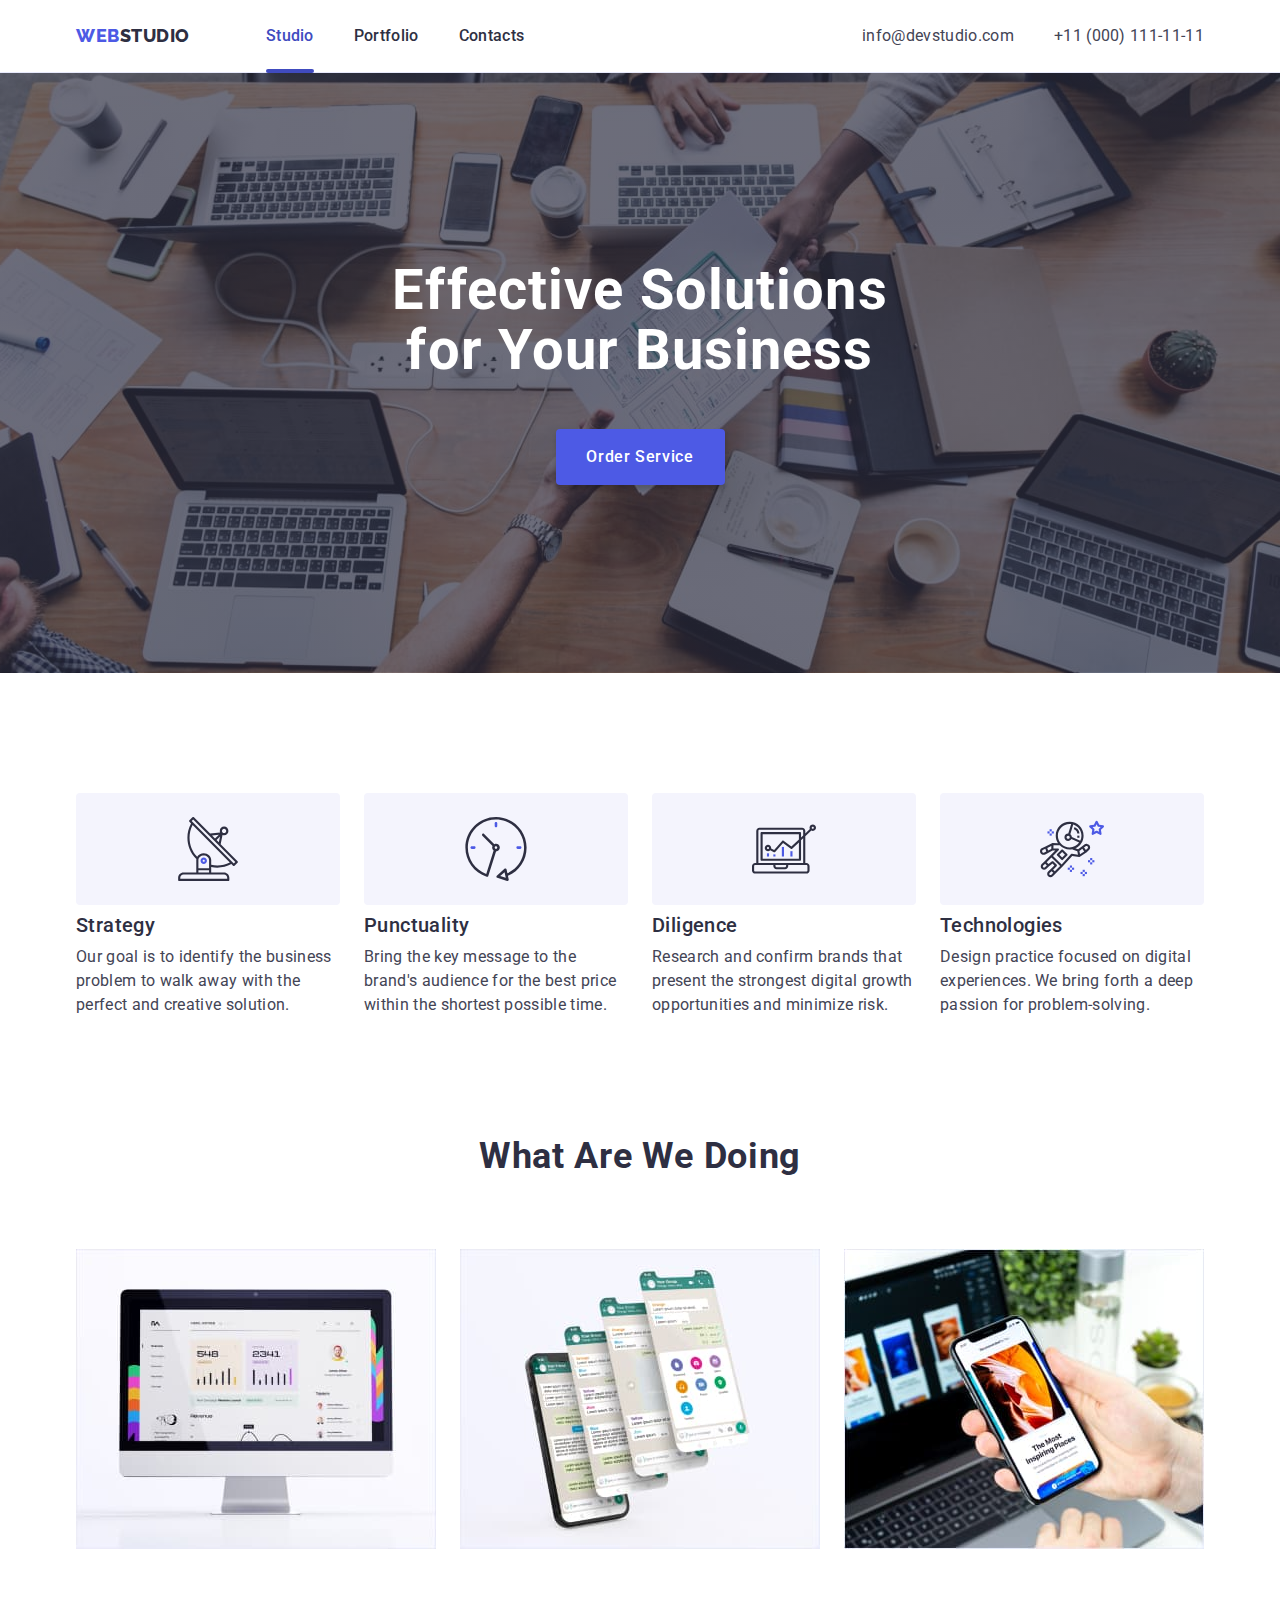
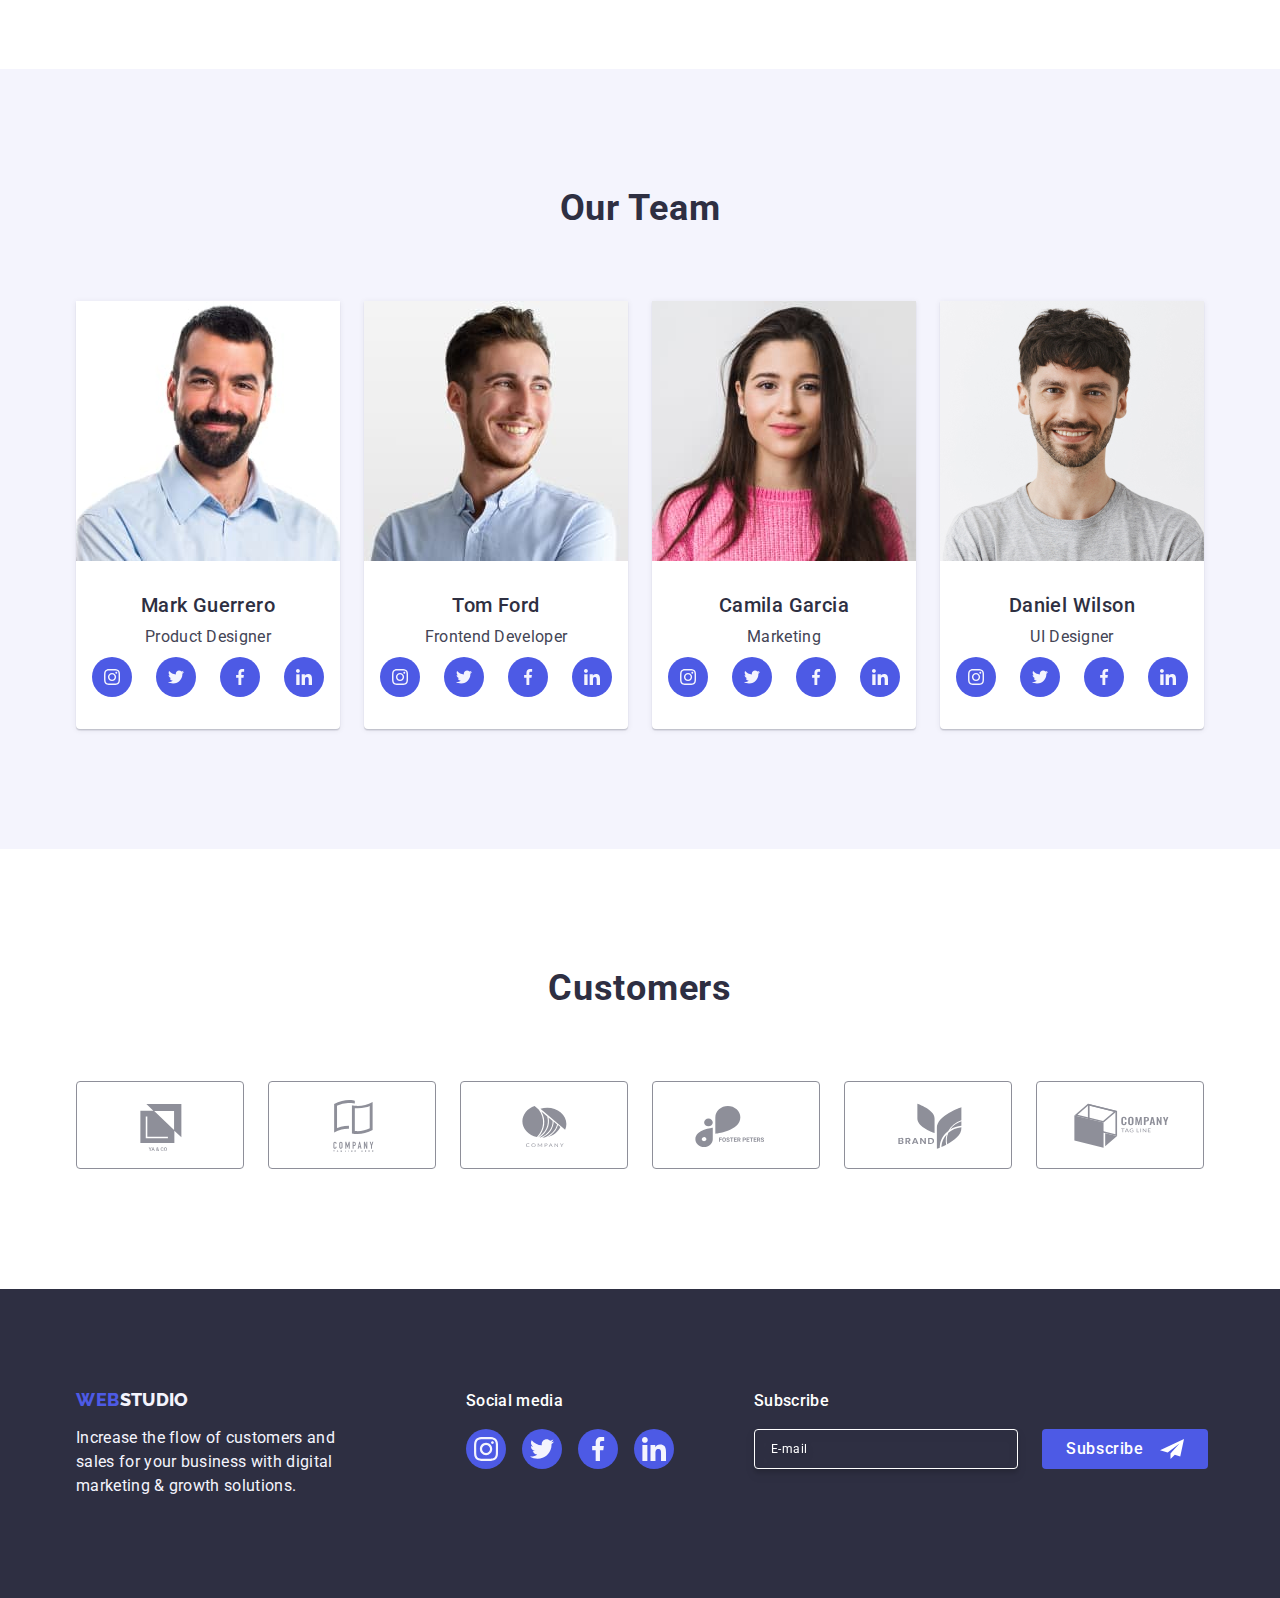
<file: index.html>
<!DOCTYPE html>
<html lang="en">
<meta charset="UTF-8">
<meta http-equiv="X-UA-Compatible" content="IE=edge">
<meta name="viewport" content="width=device-width, initial-scale=1.0">
<!-- Fonts -->
<link rel="preconnect" href="https://fonts.googleapis.com">
<link rel="preconnect" href="https://fonts.gstatic.com" crossorigin>
<link href="https://fonts.googleapis.com/css2?family=Raleway:wght@800&family=Roboto:wght@400;500;700;900&display=swap"
    rel="stylesheet">
<!-- Custom style -->
<link rel="stylesheet" href="https://cdnjs.cloudflare.com/ajax/libs/modern-normalize/2.0.0/modern-normalize.min.css">
<link rel="stylesheet" href="./css/styles.css">
<title>Document</title>
</head>

<body class="page">
    <!--header section  -->
    <header class="header">
        <div class="header-container container">
          <nav class="navigation">
              <a href="./index.html" class="logo-blue link">Web<span class="logo-dark">Studio</span></a>
              <ul class="header-menu list">
                  <li>
                      <a href="./index.html" class="navigator active  link" >Studio</a>
                  </li>
                  <li>
                      <a href="./portfolio.html" class="navigator link">Portfolio</a>
                  </li>
                  <li>
                      <a href="" class="navigator link">Contacts</a>
                  </li>
              </ul>
          </nav>
          <address class="header-address">
              <ul class="address-list list">
                  <li>
                      <a href="mailto:info@devstudio.com" class="address link">info@devstudio.com</a>
                  </li>
                  <li>
                      <a href="tel:+110001111111" class="address link">+11 (000) 111-11-11</a>
                  </li>
              </ul>
          </address>
        </div>
    </header>
  <!--main block  -->
  <main class="main">
    <!-- Hero section -->
    <section class="hero">
        <div class="container">
          <h1 class="hero-title">Effective Solutions for Your Business</h1>
          <button type="button" class="hero-btn" data-modal-open>Order Service</button>
        </div>
      </section>
    <!-- section 1 -->
      <section class="section stradegy">
        <div class="container">
          <h2 class="visually-hidden">Strategy</h2>
          <ul class="strategy-list list">
            <li class="section-item"><div class="section-logo"><svg class="social-logo" width="64" height="64">
              <use href="./images/icons.svg#antenna"></use>
            </svg></div>
            <h3 class="titlest">Strategy</h3>
              <p class="section-text">
                Our goal is to identify the business
                problem to walk away with the perfect and creative solution.</p>
            </li>
            <li class="section-item"><div class="section-logo"><svg class="social-logo" width="64" height="64">
              <use href="./images/icons.svg#clock"></use></svg></div>
              <h3 class="titlest">Punctuality</h3>
              <p class="section-text">
                Bring the key message to the brand's audience for the best price within the shortest possible time.</p>
            </li>
            <li class="section-item"><div class="section-logo"><svg class="social-logo" width="64" height="64">
              <use href="./images/icons.svg#diagram"></use></svg></div>
              <h3 class="titlest">Diligence</h3>
              <p class="section-text">
                Research and confirm brands that present the strongest digital growth opportunities and minimize risk.</p>
            </li>
            <li class="section-item"><div class="section-logo"><svg class="social-logo" width="64" height="64">
              <use href="./images/icons.svg#astronaut"></use></svg></div>
              <h3 class="titlest">Technologies</h3>
              <p class="section-text">
                Design practice focused on digital experiences. We bring forth a deep passion for problem-solving.</p>
            </li>
          </ul>
        </div>
      </section>
    <!-- section 2 -->
    <section class="what-doing">
      <div class="container">
        <h2 class="title">What are we doing</h2>
            <ul class="class-list list">
          <li class="list-item"><img src="./images/imeg-1.jpg" alt="imagesHeaderimeg1jpg" width="360"
              height="300"></li>
          <li class="list-item"><img src="./images/imeg-2.jpg" alt="imagesHeaderimeg2jpg" width="360"
              height="300"></li>
          <li class="list-item"><img src="./images/Imeg-3.jpg" alt="imagesHeaderImeg3jpg" width="360"
              height="300"></li>
        </ul>
      </div>
    </section>
    <!-- section 3 -->
    <section class="section-team">
      <div class="container">
        <h2 class="title">Our Team</h2>
        <ul class="team-working list">
          <li class="our-team-workink">
            <img src="./images/img-1.jpg" alt="Mark Guerrero" width="264" height="260">
        <div class="team-name-div"><h3 class="name-team">Mark Guerrero</h3>
            <p class="titleprofeshun">Product Designer</p>
            <ul class="social-team-list list">
              <li class="team-social-logo"><a href="" class="social-icon"><svg class="social-logo" width="16" height="16">
                <use href="./images/icons.svg#instagram"></use>
              </svg></a></li>
            <li class="team-social-logo"><a href="" class="social-icon"><svg class="social-logo" width="16" height="16">
                <use href="./images/icons.svg#Twitter"></use>
              </svg></a></li>
             <li class="team-social-logo"><a href="" class="social-icon"><svg class="social-logo" width="16" height="16">
                  <use href="./images/icons.svg#facebook"></use>
                </svg></a></li>
               <li class="team-social-logo"><a href="" class="social-icon"><svg class="social-logo" width="16" height="16">
                  <use href="./images/icons.svg#LinkedIn"></use>
                </svg></a></li>
              </ul>
              </div>
          </li>
          <li class="our-team-workink">
            <img src="./images/img-2.jpg" alt="Tom Ford" width="264" height="260">
           <div class="team-name-div"><h3 class="name-team">Tom Ford</h3>
            <p class="titleprofeshun">Frontend Developer</p>
            <ul class="social-team-list list">
              <li class="team-social-logo"><a href="" class="social-icon"><svg class="social-logo" width="16" height="16">
                <use href="./images/icons.svg#instagram"></use>
              </svg></a></li>
              <li class="team-social-logo"><a href="" class="social-icon"><svg class="social-logo" width="16" height="16">
                  <use href="./images/icons.svg#Twitter"></use>
                </svg></a></li>
                <li class="team-social-logo"><a href="" class="social-icon"><svg class="social-logo" width="16" height="16">
                    <use href="./images/icons.svg#facebook"></use>
                  </svg></a></li>
                  <li class="team-social-logo"><a href="" class="social-icon"><svg class="social-logo" width="16" height="16">
                  <use href="./images/icons.svg#LinkedIn"></use>
                </svg></a></li>
              </ul>
              </div>
          </li>
          <li class="our-team-workink">
            <img src="./images/img-3.jpg" alt="Camila Garcia" width="264" height="260">
           <div class="team-name-div"><h3 class="name-team">Camila Garcia</h3>
            <p class="titleprofeshun">Marketing</p>
            <ul class="social-team-list list">
              <li class="team-social-logo"><a href="" class="social-icon"><svg class="social-logo" width="16" height="16">
                <use href="./images/icons.svg#instagram"></use>
              </svg></a></li>
              <li class="team-social-logo"><a href="" class="social-icon"><svg class="social-logo" width="16" height="16">
                  <use href="./images/icons.svg#Twitter"></use>
                </svg></a></li>
                <li class="team-social-logo"><a href="" class="social-icon"><svg class="social-logo" width="16" height="16">
                    <use href="./images/icons.svg#facebook"></use>
                  </svg></a></li>
                  <li class="team-social-logo"><a href="" class="social-icon"><svg class="social-logo" width="16" height="16">
                  <use href="./images/icons.svg#LinkedIn"></use>
                </svg></a></li>
              </ul>
              </div>
          </li>
          <li class="our-team-workink">
            <img src="./images/img-4.jpg" alt="Daniel Wilson" width="264" height="260">
            <div class="team-name-div"><h3 class="name-team">Daniel Wilson</h3>
            <p class="titleprofeshun">UI Designer</p>
            <ul class="social-team-list list">
              <li class="team-social-logo"><a href="" class="social-icon"><svg class="social-logo" width="16" height="16">
                <use href="./images/icons.svg#instagram"></use>
              </svg></a></li>
              <li class="team-social-logo"><a href="" class="social-icon"><svg class="social-logo" width="16" height="16">
                  <use href="./images/icons.svg#Twitter"></use>
                </svg></a></li>
                <li class="team-social-logo"><a href="" class="social-icon"><svg class="social-logo" width="16" height="16">
                    <use href="./images/icons.svg#facebook"></use>
                  </svg></a></li>
                  <li class="team-social-logo"><a href="" class="social-icon"><svg class="social-logo" width="16" height="16">
                  <use href="./images/icons.svg#LinkedIn"></use>
                </svg></a></li>
              </ul>
              </div>
              </li>
        </ul>
      </div>
    </section>
  <!--section-4-->
    <section class="customer-section">
      <div class=" container">
      <h2 class="customers-section-title">Customers</h2>
      <ul class="customers-list list">
        <li class="customers-item">
          <a href="" class="customers-link">
            <svg class="customers-logo" width="104" height="56">
              <use href="./images/icons.svg#Logo"></use>
            </svg>
          </a>
        </li>
        <li class="customers-item">
          <a href="" class="customers-link">
            <svg class="customers-logo" width="104" height="56">
              <use href="./images/icons.svg#Logo-1"></use>
            </svg>
          </a>
        </li>
        <li class="customers-item">
          <a href="" class="customers-link">
            <svg class="customers-logo" width="104" height="56">
              <use href="./images/icons.svg#Logo-2"></use>
            </svg>
          </a>
        </li>
        <li class="customers-item">
          <a href="" class="customers-link">
            <svg class="customers-logo" width="104" height="56">
              <use href="./images/icons.svg#Logo-3"></use>
            </svg>
          </a>
        </li>
        <li class="customers-item">
          <a href="" class="customers-link">
            <svg class="customers-logo" width="104" height="56">
              <use href="./images/icons.svg#Logo-4"></use>
            </svg>
          </a>
        </li>
        <li class="customers-item">
          <a href="" class="customers-link">
            <svg class="customers-logo" width="104" height="56">
              <use href="./images/icons.svg#Logo-5"></use>
            </svg>
          </a>
        </li>
      </ul>
    </div>
    </section>
  </main>
  <!-- footer section -->
  <footer class="footer">
   <div class="div-footer container"> 
    <div class="footer-social-div">
    <a href="./index.html" class="logo-footer logo-blue link">Web<span class="logo-white">Studio</span></a>
      <p class="footer-text">Increase the flow of customers and sales for your business with digital marketing & growth
        solutions.</p>
        </div>
        <div class="footer-social">
          <p class="footer-social-p">Social media</p>
          <ul class="footer-social-list">
          <li class="footer-social-li">
            <a href="" class="footer-social-a"><svg class="footer-social-logo" width="24" height="24">
            <use href="./images/icons.svg#instagram"></use></svg>
          </a>
        </li>
          <li class="footer-social-li">
            <a href="" class="footer-social-a"><svg class="footer-social-logo" width="24" height="24">
            <use href="./images/icons.svg#Twitter"></use>
          </svg></a>
        </li>
          <li class="footer-social-li">
            <a href="" class="footer-social-a"><svg class="footer-social-logo" width="24" height="24">
            <use href="./images/icons.svg#facebook"></use>
          </svg></a>
        </li>
          <li class="footer-social-li">
            <a href="" class="footer-social-a"><svg class="footer-social-logo" width="24" height="24">
            <use href="./images/icons.svg#LinkedIn"></use>
          </svg></a>
        </li>
      </ul>
        </div>
  
  <div class="subscribe-form-container">
    <p class="subscribe-form-p">Subscribe</p>
    <form class="subscribe-form" name="subscribe-form">
      <label for="subscribe-form-input" class="subscribe-form-label">
        <input type="email" class="subscribe-form-input" id="subscribe-form-input" name="subscribe-form-input"
          placeholder="E-mail" autocomplete="off">
      </label>
      <button type="submit" class="subscribe-form-button">
        Subscribe
        <svg class="subscribe-button" width="24" height="24">
          <use href="./images/icons.svg#icon-send-button"></use>
        </svg>
      </button>
    </form>
  </div>
  </div>
  </footer>
<div class="backdrop is-hidden" data-modal>
  <div class="modal-window">
    <button type="button" class="close-modal-button" data-modal-close><svg class="close-modal-icon" width="8"
        height="8">
        <use href="./images/icons.svg#close-modal-icon"></use>
      </svg></button>

    <p class="modal-caption">Leave your contacts and we will call you back</p>

    <form class="modal-form">
      <div class="modal-form-container">
        <label for="user-name" class="modal-form-field">Name</label>
        <div class="modal-input-container">
          <input class="modal-form-input" type="text" name="user-name" id="user-name">
          <svg class="modal-form-icon" width="18" height="24">
            <use href="./images/icons.svg#icon-person"></use>
          </svg>
        </div>
      </div>
      <div class="modal-form-container">
        <label for="user_phone" class="modal-form-field">Phone</label>
        <div class="modal-input-container">
          <input class="modal-form-input" type="tel" name="user_phone" id="user_phone">
          <svg class="modal-form-icon" width="18" height="24">
            <use href="./images/icons.svg#icon-phone"></use>
          </svg>
        </div>
      </div>
      <div class="modal-form-container">
        <label for="user_email" class="modal-form-field">Email</label>
        <div class="modal-input-container">
          <input class="modal-form-input" type="email" name="user_email" id="user_email">
          <svg class="modal-form-icon" width="18" height="24">
            <use href="./images/icons.svg#icon-email"></use>
          </svg>
        </div>
      </div>
      <div class="modal-textarea-container">
        <label for="user-comment" class="modal-form-field">Comment</label>
        <textarea name="user-comment" id="user-comment" class="modal-form-textarea" cols="30" rows="10"
          placeholder="Text input"></textarea>
      </div>
      <div class="user-privacy-container">
        <input type="checkbox" id="user-privacy" name="user-privacy" value="true"
          class="user-privacy-checkbox visually-hidden">
        <label for="user-privacy" class="user-privacy-label">
          <span class="user-privacy-span">
            <svg class="user-privacy-icon" width="10" height="8">
              <use href="./images/icons.svg#icon-accept"></use>
            </svg>
          </span>
          I accept the terms and conditions of the
          <a href="" class="user-privacy-link">Privacy Policy</a>
        </label>
      </div>
      <button type="submit" class="modal-send-button">Send</button>
    </form>
  </div>
</div>
<script src="./js/modal.js"></script>
</body>
</html>
</file>
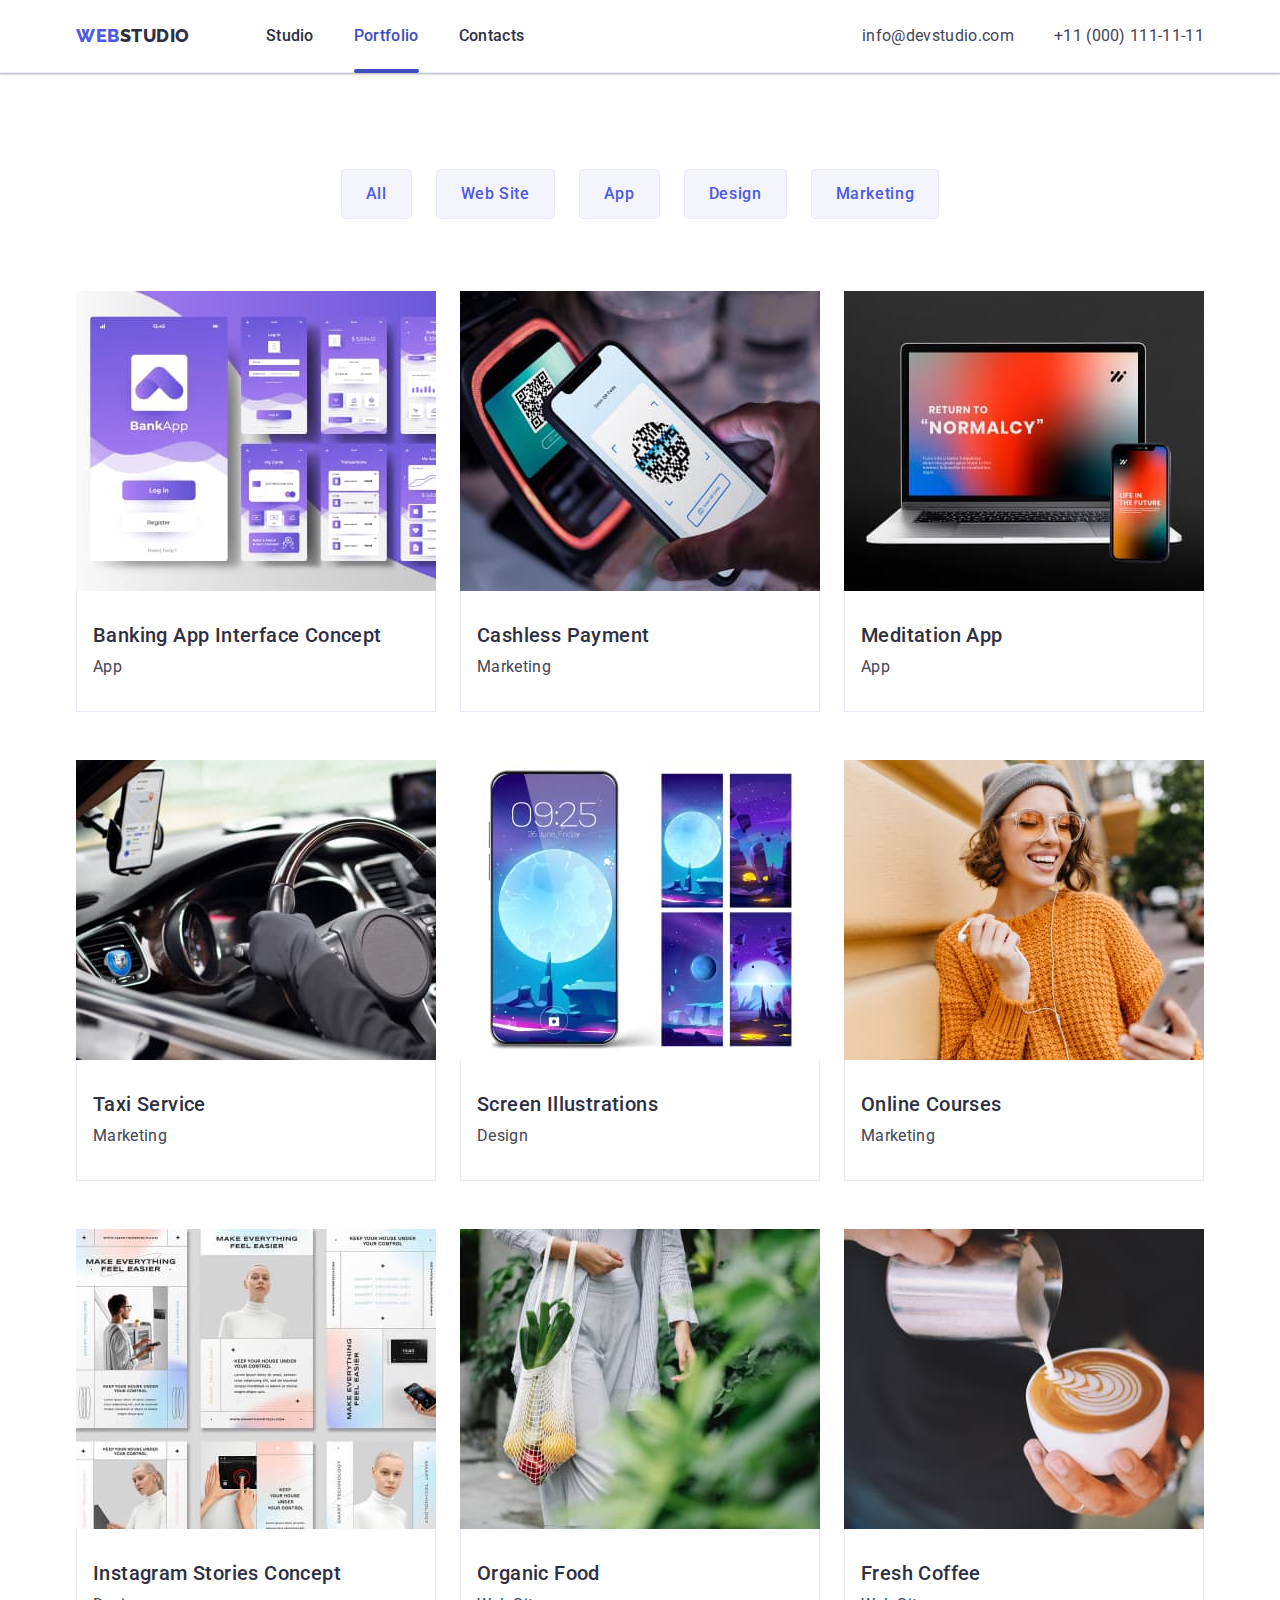
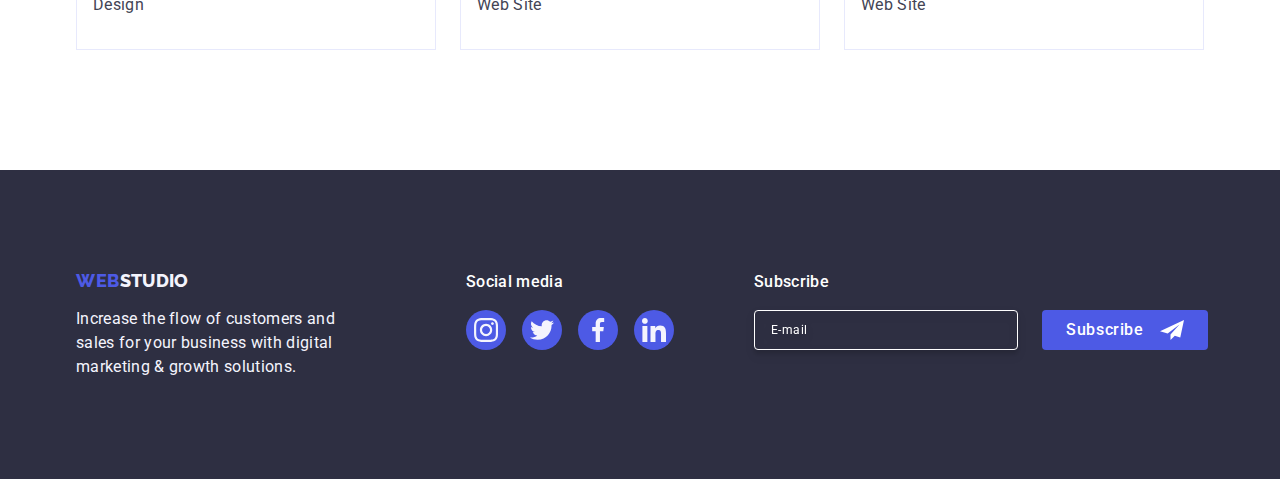
<file: portfolio.html>
<!DOCTYPE html>
<html lang="en">
<meta charset="UTF-8">
<meta http-equiv="X-UA-Compatible" content="IE=edge">
<meta name="viewport" content="width=device-width, initial-scale=1.0">
<!-- Fonts -->
<link rel="preconnect" href="https://fonts.googleapis.com">
<link rel="preconnect" href="https://fonts.gstatic.com" crossorigin>
<link href="https://fonts.googleapis.com/css2?family=Raleway:wght@800&family=Roboto:wght@400;500;700;900&display=swap"
    rel="stylesheet">
<!-- Custom style -->
<link rel="stylesheet" href="https://cdn.jsdelivr.net/npm/modern-normalize@2.0.0/modern-normalize.min.css">
<link rel="stylesheet" href="./css/styles.css">
<title>Document</title>
</head>

<body>
    <!--header section  -->
    <header class="header">
        <div class="header-container container">
            <nav class="navigation">
                <a href="./index.html" class="logo-blue link">Web<span class="logo-dark">Studio</span></a>
                <ul class="header-menu list">
                    <li>
                        <a href="./index.html" class="navigator link">Studio</a>
                    </li>
                    <li>
                        <a href="./portfolio.html" class="navigator link active">Portfolio</a>
                    </li>
                    <li>
                        <a href="" class="navigator link">Contacts</a>
                    </li>
                </ul>
            </nav>
            <address class="header-address">
                <ul class="address-list list">
                    <li>
                        <a href="mailto:info@devstudio.com" class="address link">info@devstudio.com</a>
                    </li>
                    <li>
                        <a href="tel:+110001111111" class="address link">+11 (000) 111-11-11</a>
                    </li>
                </ul>
            </address>
        </div>
    </header>
    <!-- main block -->
    <main>
        <!-- sectiom button -->
        <section class="portfolio-section">
            <div class="container">
                <h1 class="visually-hidden">.</h1>
                <ul class=" button-list list">
                    <li class=""><button type="button" class="btn-section">All</button></li>
                    <li class=""><button type="button" class="btn-section">Web Site</button></li>
                    <li class=""><button type="button" class="btn-section">App</button></li>
                    <li class=""><button type="button" class="btn-section">Design</button></li>
                    <li class=""><button type="button" class="btn-section">Marketing</button></li>
                </ul>
                <ul class="company-list list">
                    <li class="company-foto">
                        <a class="link company-a" href="">
                            <div class="modal-div">
                            <img src="./images/img-banking.jpg" alt="banking" width="360" height="300">
                            <p class="overlay-p">14 Stylish and User-Friendly App Design Concepts · Task
                            Manager App · Calorie Tracker App · Exotic Fruit Ecommerce
                            App · Cloud Storage App</p>
                            </div>
                            <div class="company-name">
                               <h2 class="lih">Banking App Interface Concept</h2>
                                <p class="lip">App</p>
                            </div>
                        </a>
                    </li>
                    <li class="company-foto">
                        <a class="link company-a" href="">
                            <div class="modal-div">
                            <img src="./images/img-cash.jpg" alt="cash" width="360" height="300">
                            <p class="overlay-p">14 Stylish and User-Friendly App Design Concepts · Task
                            Manager App · Calorie Tracker App · Exotic Fruit Ecommerce
                            App · Cloud Storage App</p>
                            </div>
                            <div class="company-name">
                                <h2 class="lih">Cashless Payment</h2>
                                <p class="lip">Marketing</p>
                            </div>

                        </a>
                    </li>
                    <li class="company-foto">
                        <a class="link company-a" href="">
                            <div class="modal-div">
                            <img src="./images/img-medi.jpg" alt="medi" width="360" height="300">
                            <p class="overlay-p">14 Stylish and User-Friendly App Design Concepts · Task
                            Manager App · Calorie Tracker App · Exotic Fruit Ecommerce
                            App · Cloud Storage App</p>
                            </div>
                            <div class="company-name">
                                <h2 class="lih">Meditation App</h2>
                                <p class="lip">App</p>
                            </div>
                        </a>
                    </li>
                    <li class="company-foto">
                        <a class="link company-a" href="">
                            <div class="modal-div">
                            <img src="./images/img-taxi.jpg" alt="taxi" width="360" height="300">
                            <p class="overlay-p">14 Stylish and User-Friendly App Design Concepts · Task
                            Manager App · Calorie Tracker App · Exotic Fruit Ecommerce
                            App · Cloud Storage App</p>
                            </div>
                            <div class="company-name">
                                <h2 class="lih">Taxi Service</h2>
                                <p class="lip">Marketing</p>
                            </div>
                        </a>
                    </li>
                    <li class="company-foto">
                        <a class="link company-a" href="">
                            <div class="modal-div">
                            <img src="./images/img-screen.jpg" alt="screen" width="360" height="300">
                            <p class="overlay-p">14 Stylish and User-Friendly App Design Concepts · Task
                            Manager App · Calorie Tracker App · Exotic Fruit Ecommerce
                            App · Cloud Storage App</p>
                            </div>
                            <div class="company-name">
                                <h2 class="lih">Screen Illustrations</h2>
                                <p class="lip">Design</p>
                            </div>
                        </a>
                    </li>
                    <li class="company-foto">
                        <a class="link company-a" href="">
                            <div class="modal-div">
                            <img src="./images/img-online.jpg" alt="online" width="360" height="300">
                            <p class="overlay-p">14 Stylish and User-Friendly App Design Concepts · Task
                            Manager App · Calorie Tracker App · Exotic Fruit Ecommerce
                            App · Cloud Storage App</p>
                            </div>
                            <div class="company-name">
                                <h2 class="lih">Online Courses</h2>
                                <p class="lip">Marketing</p>
                            </div>

                        </a>
                    </li>
                    <li class="company-foto">
                        <a class="link company-a" href="">
                            <div class="modal-div">
                            <img src="./images/img-inst.jpg" alt="insagram" width="360" height="300">
                            <p class="overlay-p">14 Stylish and User-Friendly App Design Concepts · Task
                            Manager App · Calorie Tracker App · Exotic Fruit Ecommerce
                            App · Cloud Storage App</p>
                            </div>
                            <div class="company-name">
                                <h2 class="lih">Instagram Stories Concept</h2>
                                <p class="lip">Design</p>
                            </div>
                        </a>
                     </li>
                    <li class="company-foto">
                        <a class="link company-a" href="">
                            <div class="modal-div">
                            <img src="./images/img-org.jpg" alt="organika" width="360" height="300">
                            <p class="overlay-p">14 Stylish and User-Friendly App Design Concepts · Task
                            Manager App · Calorie Tracker App · Exotic Fruit Ecommerce
                            App · Cloud Storage App</p>
                            </div>
                            <div class="company-name">
                                <h2 class="lih">Organic Food</h2>
                                <p class="lip">Web Site</p>
                            </div>
                        </a>
                     </li>
                    <li class="company-foto">
                        <a class="link company-a" href="">
                            <div class="modal-div">
                            <img src="./images/img-fresh.jpg" alt="fresh" width="360" height="300">
                            <p class="overlay-p">14 Stylish and User-Friendly App Design Concepts · Task
                            Manager App · Calorie Tracker App · Exotic Fruit Ecommerce
                            App · Cloud Storage App</p>
                            </div>
                            <div class="company-name">
                                <h2 class="lih">Fresh Coffee</h2>
                                <p class="lip">Web Site</p>
                            </div>
                        </a>
                           </li>
                          </ul>
                    </div>
            </section>
     </main>

    <!-- Footer section -->
    <footer class="footer">
        <div class="div-footer container">
            <div class="footer-social-div">
                <a href="./index.html" class="logo-footer logo-blue link">Web<span class="logo-white">Studio</span></a>
                <p class="footer-text">Increase the flow of customers and sales for your business with digital marketing &
                    growth
                    solutions.</p>
            </div>
            <div class="footer-social">
                <p class="footer-social-p">Social media</p>
                <ul class="footer-social-list">
                    <li class="footer-social-li">
                        <a href="" class="footer-social-a"><svg class="footer-social-logo" width="24" height="24">
                                <use href="./images/icons.svg#instagram"></use>
                            </svg>
                        </a>
                    </li>
                    <li class="footer-social-li">
                        <a href="" class="footer-social-a"><svg class="footer-social-logo" width="24" height="24">
                                <use href="./images/icons.svg#Twitter"></use>
                            </svg></a>
                    </li>
                    <li class="footer-social-li">
                        <a href="" class="footer-social-a"><svg class="footer-social-logo" width="24" height="24">
                                <use href="./images/icons.svg#facebook"></use>
                            </svg></a>
                    </li>
                    <li class="footer-social-li">
                        <a href="" class="footer-social-a"><svg class="footer-social-logo" width="24" height="24">
                                <use href="./images/icons.svg#LinkedIn"></use>
                            </svg></a>
                    </li>
                </ul>
            </div>
        <div class="subscribe-form-container">
            <p class="subscribe-form-p">Subscribe</p>
            <form class="subscribe-form" name="subscribe-form">
                <label for="subscribe-form-input" class="subscribe-form-label">
                    <input type="email" class="subscribe-form-input" id="subscribe-form-input" name="subscribe-form-input"
                        placeholder="E-mail" autocomplete="off">
                </label>
                <button type="submit" class="subscribe-form-button">
                    Subscribe
                    <svg class="subscribe-button" width="24" height="24">
                        <use href="./images/icons.svg#icon-send-button"></use>
                    </svg>
                </button>
            </form>
        </div>
        </div>
    </footer>
    <div class="backdrop is-hidden" data-modal>
        <div class="modal-window">
            <button type="button" class="close-modal-button" data-modal-close><svg class="close-modal-icon" width="8"
                    height="8">
                    <use href="./images/icons.svg#close-modal-icon"></use>
                </svg></button>
        </div>
    </div>
    <script src="./js/modal.js"></script>
</body>

</html>
</file>
<file: css/styles.css>
@import url("https://fonts.googleapis.com/css2?family=Raleway:wght@800&family=Roboto:wght@400;500;700;900&display=swap");

:root {

    --primary-brand-color: #4d5ae5;
    --primary-branddark-color: #2e2f42;
    --primary-dark-color: #434455;
    --primary-darkdlue-color: #404bbf;
    --primary-cloud-color: #F4F4FD;
    --primary-white-color: #ffffff;
    --color-gray: #e7e9fc;


}

/* others*/
*::before,
*::after {
    box-sizing: content-box;
}

body {
    font-family: "Roboto", sans-serif;
    color: var(--primary-dark-color);
    background-color: var(--primary-white-color);
}

/*reset*/
h1,
h2,
h3,
h4,
h5,
h6,
p {
    margin: 0;
}

ul,
ol {
    list-style: none;
    margin: 0;
    padding: 0;
}

.container {
    width: 1158px;
    margin: 0 auto;
    padding-left: 15px;
    padding-right: 15px;

}

img {
    display: block;
    width: 100%;
    height: auto;
}


/* header section */
.header {
    border-bottom: 1px solid #E7E9FC;
    box-shadow: 0px 2px 1px rgba(46, 47, 66, 0.08),
        0px 1px 1px rgba(46, 47, 66, 0.16),
        0px 1px 6px rgba(46, 47, 66, 0.08);
}

.header-container {
    display: flex;
    align-items: center;
}

.logo-blue {
    font-family: "Raleway", sans-serif;
    font-weight: 800;
    font-size: 18px;
    line-height: 1.17;
    letter-spacing: 0.03em;
    text-transform: uppercase;
    color: var(--primary-brand-color);
    margin-right: 76px;
    display: inline-block;
}

.logo-dark {
    color: var(--primary-branddark-color);
}

.link {
    text-decoration: none;
}

.list {
    list-style: none;
}

.navigation {
    display: flex;
    position: relative;
    align-items: center;
    font-weight: 500;
    font-size: 16px;
    line-height: 1.5;
    letter-spacing: 0.02em;
    color: var(--primary-branddark-color);
    transition: color 250ms cubic-bezier(0.4, 0, 0.2, 1);
}

.header-menu {
    display: flex;
    gap: 40px;
}

.navigator {
    display: block;
    position: relative;
    color: var(--primary-branddark-color);
    padding: 24px 0;
    transition: color 250ms cubic-bezier(0.4, 0, 0.2, 1);

}

.navigator:hover,
.navigator:focus {
    color: var(--primary-darkdlue-color);
}

.active {
    position: relative;
    color: #404bbf;
}

.active::after {
    content: "";
    width: 100%;
    height: 4px;
    bottom: -1px;
    left: 0;
    display: block;
    border-radius: 2px;
    background-color: #404bbf;
    position: absolute;
}

.header-address {
    font-style: normal;
    margin-left: auto;
}

.address {
    font-size: 16px;
    line-height: 1.5;
    letter-spacing: 0.02em;
    color: var(--primary-dark-color);
    font-style: normal;
    text-decoration: none;
    transition: color 250ms cubic-bezier(0.4, 0, 0.2, 1);

}

.address:hover {
    color: var(--primary-darkdlue-color);
}

.address:focus {
    color: var(--primary-darkdlue-color);
}

.address-list {
    display: flex;
    gap: 40px;
}


/* hero section */
.hero {
    background-color: var(--primary-branddark-color);
    padding-top: 188px;
    padding-bottom: 188px;
    background-image: linear-gradient(rgba(46, 47, 66, 0.7),
            rgba(46, 47, 66, 0.7)),
        url(../images/people-offce.jpg);
    background-repeat: no-repeat;
    max-width: 1440px;
    background-size: cover;
    background-position: center;
    margin-left: auto;
    margin-right: auto;

}


.hero-title {
    font-size: 56px;
    line-height: 1.07;
    text-align: center;
    letter-spacing: 0.02em;
    color: var(--primary-white-color);
    margin: 0 auto;
    margin-bottom: 48px;
    width: 496px;
    font-size: 56px;
}

.hero-btn {
    font-family: "Roboto", sans-serif;
    font-weight: 500;
    line-height: 1.5;
    letter-spacing: 0.04em;
    cursor: pointer;
    font-size: 16px;
    color: var(--primary-white-color);
    background-color: var(--primary-brand-color);
    margin: 0 auto;
    width: 169px;
    display: block;
    height: 56px;
    border: none;
    border-radius: 4px;
    box-shadow: 0px 4px 4px 0px rgba(0, 0, 0, 0.15);
    transition: background-color 250ms cubic-bezier(0.4, 0, 0.2, 1);

}

.hero-btn:hover {
    background-color: var(--primary-darkdlue-color);
}

.hero-btn:focus {
    background-color: var(--primary-darkdlue-color);
}

/* section 1 */
.section {
    padding: 120px 0;
    flex-basis: calc((100% - 3 * 24px) / 4);
}

.strategy-list {
    display: flex;
    gap: 24px;
}

.section-item {
    width: calc((100% - 72px) / 4)
}

.titlest {
    font-weight: 500;
    font-size: 20px;
    line-height: 1.2;
    letter-spacing: 0.02em;
    color: var(--primary-branddark-color);
    margin-bottom: 8px;

}

.section-text {
    font-size: 16px;
    line-height: 1.5;
    letter-spacing: 0.02em;
    color: var(--primary-dark-color);
}

.section-logo {
    display: flex;
    justify-content: center;
    align-items: center;
    border-radius: 4px;
    width: 100%;
    height: 112px;
    background-color: #f4f4fd;
    margin-bottom: 8px;

}

/* section-2 */
.what-doing {

    padding-bottom: 120px;
}

.title {
    font-size: 36px;
    line-height: 1.11;
    text-align: center;
    letter-spacing: 0.02em;
    text-transform: capitalize;
    color: var(--primary-branddark-color);
    margin-bottom: 72px;
}

.class-list {
    display: flex;
    gap: 24px;
}

.list-item {
    flex-basis: calc((100% - 48px) / 3);

}

/* section-3 */
.section-team {
    background-color: var(--primary-cloud-color);
    padding: 120px 0;
}

.team-working {
    display: flex;
    gap: 24px;
}

.our-team-workink {
    background-color: var(--primary-white-color);
    box-shadow: 0px 2px 1px 0px rgba(46, 47, 66, 0.08), 0px 1px 1px 0px rgba(46, 47, 66, 0.16), 0px 1px 6px 0px rgba(46, 47, 66, 0.08);
    border-bottom: 4px;
    border-radius: 0px 0px 4px 4px;
    flex-basis: calc((100% - 72px) / 4);

}

.name-team {
    font-weight: 500;
    font-size: 20px;
    line-height: 1.2;
    letter-spacing: 0.02em;
    color: var(--primary-branddark-color);
    text-align: center;
    margin-bottom: 8px;
}

.team-name-div {
    padding: 32px 0px;
}

.social-team-list {
    display: flex;
    justify-content: center;
    gap: 24px;
}

.team-social-logo {
    width: 40px;
    height: 40px;
}


.social-icon {
    display: flex;
    background-color: #4d5ae5;
    border-radius: 50%;
    justify-content: center;
    align-items: center;
    width: 100%;
    height: 100%;
    transition: background-color 250ms cubic-bezier(0.4, 0, 0.2, 1);
}

.social-icon:hover,
.social-icon:focus {
    background-color: #404bbf;
}


.titleprofeshun {
    font-size: 16px;
    line-height: 1.5;
    letter-spacing: 0.02em;
    color: var(--primary-dark-color);
    text-align: center;
    margin-bottom: 8px;
}

/* section-4*/
.customer-section {
    padding-top: 120px;
    padding-bottom: 120px;
}

.customers-section-title {
    margin-bottom: 72px;
    font-size: 36px;
    line-height: 1.11;
    text-align: center;
    letter-spacing: 0.02em;
    text-transform: capitalize;
    color: var(--primary-branddark-color);
}

.customers-list {
    display: flex;
    gap: 24px;
}

.customers-item {
    width: calc((100% - 120px) / 6);
    height: 88px;
}

.customers-link {
    display: flex;
    justify-content: center;
    color: #8e8f99;
    align-items: center;
    width: 100%;
    height: 100%;
    fill: currentColor;
    border: 1px solid #8e8f99;
    border-radius: 4px;
    transition: border-color 250ms cubic-bezier(0.4, 0, 0.2, 1),
        color 250ms cubic-bezier(0.4, 0, 0.2, 1);
}

.customers-link:hover,
.customers-link:focus {
    border-color: #404bbf;
    color: #404bbf;
}

.customers-logo {
    width: 104px;
    height: 56px;
    fill: currentColor;
}

.customers-logo:hover,
.customers-logo:focus {
    color: var(--primary-darkdlue-color);
}


/* footer section */
.footer {
    background-color: var(--primary-branddark-color);
    padding: 100px 0;
}

.div-footer {
    display: flex;
    align-items: baseline;
}

.footer-social-div {
    margin-right: 120px;
}

.footer-social-p {
    font-weight: 500;
    font-size: 16px;
    letter-spacing: 0.02em;
    line-height: 1.5;
    color: #ffffff;
    margin-bottom: 16px;
}

.footer-social-list {
    display: flex;
    gap: 16px;
}

.footer-social-logo {
    fill: #F4F4FD;
}

.footer-social-li {
    width: 40px;
    height: 40px;
}

.footer-social-a {
    display: flex;
    justify-content: center;
    align-items: center;
    width: 100%;
    height: 100%;
    border-radius: 50%;
    background-color: #4d5ae5;
    transition: background-color 250ms cubic-bezier(0.4, 0, 0.2, 1);
}

.footer-social-a:hover,
.footer-social-a:focus {
    background-color: #31d0aa;
}

.logo-white {
    letter-spacing: 0.02em;
    color: var(--primary-cloud-color);
}

.logo-footer {
    margin-bottom: 16px;
    font-family: "Raleway", sans-serif;
    font-weight: 800;
    font-size: 18px;
    line-height: 1.17;
    letter-spacing: 0.03em;
    text-transform: uppercase;
    color: var(--primary-brand-color);
    display: inline-block;
}

.link {
    text-decoration: none;

}

.footer-text {
    line-height: 1.5;
    letter-spacing: 0.02em;
    color: var(--primary-cloud-color);
    width: 270px;
}
.subscribe-form-container {
    margin-left: 80px;
}

.subscribe-form-p {
    color: #ffffff;
    font-size: 16px;
    font-style: normal;
    font-weight: 500;
    line-height: 24px;
    letter-spacing: 0.32px;
    margin-bottom: 16px;
}

.subscribe-form {
    display: flex;
    gap: 24px;
}
.subscribe-form-input {
    color: #ffffff;
    width: 264px;
    height: 40px;
    letter-spacing: 0.04em;
    font-size: 12px;
    line-height: 1.5;
    padding-left: 16px;
    border-radius: 4px;
    border: 1px var(--primary-white-color);
    box-shadow: 0px 4px 4px 0px rgba(0, 0, 0, 0.15);
    background-color: transparent;
    filter: drop-shadow(0px 4px 4px rgba(0, 0, 0, 0.15));
    border: 1px solid #ffffff;
}

.subscribe-form-button {
    display: flex;
    justify-content: center;
    align-items: center;
    font-family: "Roboto", sans-serif;
    letter-spacing: 0.04em;
    font-size: 16px;
    font-weight: 500;
    line-height: 1.5;
    height: 40px;
    min-width: 165px;
    color: #ffffff;
    display: inline-flex;
    border-radius: 4px;
    padding: 8px 24px;
    background-color: var(--primary-brand-color);
    justify-content: center;
    align-items: center;
    cursor: pointer;
    border: none;
}

.subscribe-form-button:hover,
.subscribe-form-button:active {
    background-color: var(--primary-darkdlue-color);
}
.subscribe-form-input::placeholder {
    color: var(--primary-white-color);
}

.subscribe-button {
    margin-left: 16px;
}

/* Modal  */
.backdrop {
    position: fixed;
    top: 0;
    left: 0;
    width: 100%;
    height: 100%;
    background-color: rgba(46, 47, 66, 0.4);adding: 24px
    transition: opacity 250ms cubic-bezier(0.4, 0, 0.2, 1),
        visibility 250ms cubic-bezier(0.4, 0, 0.2, 1);
}

.is-hidden {
    opacity: 0;
    visibility: hidden;
    pointer-events: none;
}

.modal-window {
    position: absolute;
    top: 50%;
    left: 50%;
    transform: translate(-50%, -50%) scale(1);
    width: 408px;
    min-height: 584px;
    background: #fcfcfc;
    box-shadow: 0px 1px 1px rgba(0, 0, 0, 0.14), 0px 1px 3px rgba(0, 0, 0, 0.12),
        0px 2px 1px rgba(0, 0, 0, 0.2);
    border-radius: 4px;
    transition: transform 250ms cubic-bezier(0.4, 0, 0.2, 1);
    padding: 72px 24px 24px;
}

.close-modal-button {
    position: absolute;
    top: 24px;
    width: 24px;
    right: 24px;
    padding: 0;
    height: 24px;
    background-color: #e7e9fc;
    border-radius: 50%;
    border: 1px solid rgba(0, 0, 0, 0.1);
    display: flex;
    align-items: center;
    justify-content: center;
    cursor: pointer;
    transition: background-color 250ms cubic-bezier(0.4, 0, 0.2, 1),
        border 250ms cubic-bezier(0.4, 0, 0.2, 1);
}

.close-modal-button:hover,
.close-modal-button:focus {
    background-color: #404bbf;
    border: none;
    fill: #ffffff;
}

.close-modal-icon {
    transition: fill 250ms cubic-bezier(0.4, 0, 0.2, 1);
}

.close-modal-icon:hover,
.close-modal-icon:focus {
    fill: #ffffff;
}
.modal-caption {
    margin-bottom: 16px;
    color: #2E2F42;
    text-align: center;
    font-family: Roboto;
    font-size: 16px;
    font-style: normal;
    font-weight: 500;
    line-height: 24px;
    letter-spacing: 0.02em;
}


.modal-form-container {
    margin-bottom: 8px;
}

.modal-form-field {
    display: block;
    font-size: 12px;
    line-height: 1.17;
    letter-spacing: 0.04em;
    color: #8e8f99;
    margin-bottom: 4px;

}

.modal-input-container {
    margin-bottom: 8px;
    position: relative;
}



.modal-form-input {
    width: 100%;
    height: 40px;
    padding-left: 38px;
    background-color: transparent;
    font-size: 18px;
    outline: transparent;
    border-radius: 4px;
    border: 1px solid rgba(46, 47, 66, 0.4);
    transition: border-color 250ms cubic-bezier(0.4, 0, 0.2, 1);
}



.modal-form-input:focus {

    border-color: #4D5AE5;
}

.modal-form-icon {
    fill: #2e2f42;
    position: absolute;
    left: 16px;
    transform: translateY(-50%);
    top: 50%;
    transition: fill 250ms cubic-bezier(0.4, 0, 0.2, 1);
}

.modal-form-input:focus+.modal-form-icon {
    fill: #4d5ae5;
}

.modal-textarea-container {
    margin-bottom: 16px;
}

.modal-form-textarea {
    display: block;
    width: 100%;
    height: 120px;
    font-size: 12px;
    line-height: 1.17;
    letter-spacing: 0.04em;
    color: rgba(46, 47, 66, 0.4);
    border: 1px solid rgba(46, 47, 66, 0.4);
    border-radius: 4px;
    background-color: transparent;
    padding: 8px 16px;
    outline: transparent;
    resize: none;
    transition: border-color 250ms cubic-bezier(0.4, 0, 0.2, 1);
}

.modal-form-textarea:focus {
    border-color: #4d5ae5;
    transition: border-color 250ms cubic-bezier(0.4, 0, 0.2, 1);
}

.user-privacy-container {
    margin-bottom: 24px;
}

.user-privacy-label {
    font-size: 12px;
    font-style: normal;
    font-weight: 400;
    letter-spacing: 0.04em;
    line-height: 1.17;
    color: #8e8f99;
}

.user-privacy-span {
    width: 16px;
    height: 16px;
    margin-right: 8px;
    border: 1px solid rgba(46, 47, 66, 0.4);
    border-radius: 2px;
    transition: background-color 250ms cubic-bezier(0.4, 0, 0.2, 1),
        border 250ms cubic-bezier(0.4, 0, 0.2, 1),
        fill 250ms cubic-bezier(0.4, 0, 0.2, 1);
    display: inline-flex;
    align-items: center;
    justify-content: center;
    fill: transparent;
}

.user-privacy-span:focus {
    background-color: var(--primary-darkdlue-color);
}

.user-privacy-link {
    color: var(--primary-brand-color);
}

.user-privacy-checkbox:checked+.user-privacy-label .user-privacy-span {
    fill: #f4f4fd;
    background-color: var(--primary-darkdlue-color);
    border: none;
}

.modal-send-button {
    display: block;
    font-family: "Roboto", sans-serif;
    font-weight: 500;
    font-size: 16px;
    line-height: 1.5;
    letter-spacing: 0.04em;
    text-align: center;
    color: #ffffff;
    background-color: var(--primary-brand-color);
    min-width: 169px;
    height: 56px;
    padding: 16px 32px;
    border-radius: 4px;
    border: 0;
    margin: 0 auto;
    transition: background-color 250ms cubic-bezier(0.4, 0, 0.2, 1);
    cursor: pointer;
}

.modal-send-button:hover,
.modal-send-button:focus {
    background-color: var(--primary-darkdlue-color);
}

/* portfolio */
.portfolio-section {
    padding: 96px 0 120px 0;

}

/* button section */
.button-list {
    display: flex;
    justify-content: center;
    gap: 24px;
    margin-bottom: 72px;
}

.btn-section {
    font-family: "Roboto", sans-serif;
    font-weight: 500;
    font-size: 16px;
    line-height: 1.5;
    letter-spacing: 0.04em;
    color: var(--primary-brand-color);
    background-color: var(--primary-cloud-color);
    padding: 12px 24px;
    border: 1px solid #e7e9fc;
    border-radius: 4px;
    padding: 12px 24px;
    transition: color 250ms cubic-bezier(0.4, 0, 0.2, 1),
        background-color 250ms cubic-bezier(0.4, 0, 0.2, 1),
        border-color 250ms cubic-bezier(0.4, 0, 0.2, 1),
        box-shadow 250ms cubic-bezier(0.4, 0, 0.2, 1);
}


.btn-section:hover,
.btn-section:focus {
    color: var(--primary-white-color);
    background-color: var(--primary-darkdlue-color);
    box-shadow: 3px 1px rgba(0, 0, 0, 0.1), 0px 2px 1px rgba(0, 0, 0, 0.08),
        0px 2px 2px rgba(0, 0, 0, 0.12);
    cursor: pointer;
    border: 1px solid transparent;

}

.company-list {
    display: flex;
    flex-wrap: wrap;
    row-gap: 48px;
    padding: 0;
    column-gap: 24px;
}

.company-foto {
    width: calc((100% - 48px) / 3);
    transition: box-shadow 250ms cubic-bezier(0.4, 0, 0.2, 1);
}

.company-a {
    display: block;
    transition: box-shadow 250ms cubic-bezier(0.4, 0, 0.2, 1);
}

.company-a:hover,
.company-a:focus {
    box-shadow: 1px 6px rgba(46, 47, 66, 0.08), 0px 1px 1px rgba(46, 47, 66, 0.16),
        0px 2px 1px rgba(46, 47, 66, 0.08);
}


.lih {
    font-weight: 500;
    font-size: 20px;
    line-height: 1.2;
    letter-spacing: 0.02em;
    color: var(--primary-branddark-color);
    margin-bottom: 8px;
}

.lip {
    font-size: 16px;
    line-height: 1.5;
    letter-spacing: 0.02em;
    color: var(--primary-dark-color);
}

.company-name {
    padding: 32px 16px;
    border: 1px solid var(--color-gray);
    border-top: none;
}

.visually-hidden {
    position: absolute;
    width: 1px;
    height: 1px;
    margin: -1px;
    border: 0;
    padding: 0;
    white-space: nowrap;
    clip-path: inset(100%);
    clip: rect(0 0 0 0);
    overflow: hidden;
}

.modal-div {
    position: relative;
    overflow: hidden;
}

.overlay-p {
    position: absolute;
    display: flex;
    top: 0;
    left: 0;
    font-size: 16px;
    padding: 40px 32px;
    letter-spacing: 0.02em;
    line-height: 1.5;
    color: var(--primary-cloud-color);
    background-color: var(--primary-brand-color);
    width: 100%;
    height: 100%;
    transform: translateY(100%);
    transition: transform 250ms cubic-bezier(0.4, 0, 0.2, 1);
}

.company-a:focus .overlay-p {
    transform: translateY(0%);
}

.company-a:hover .overlay-p {
    transform: translateY(0%);
}
</file>
